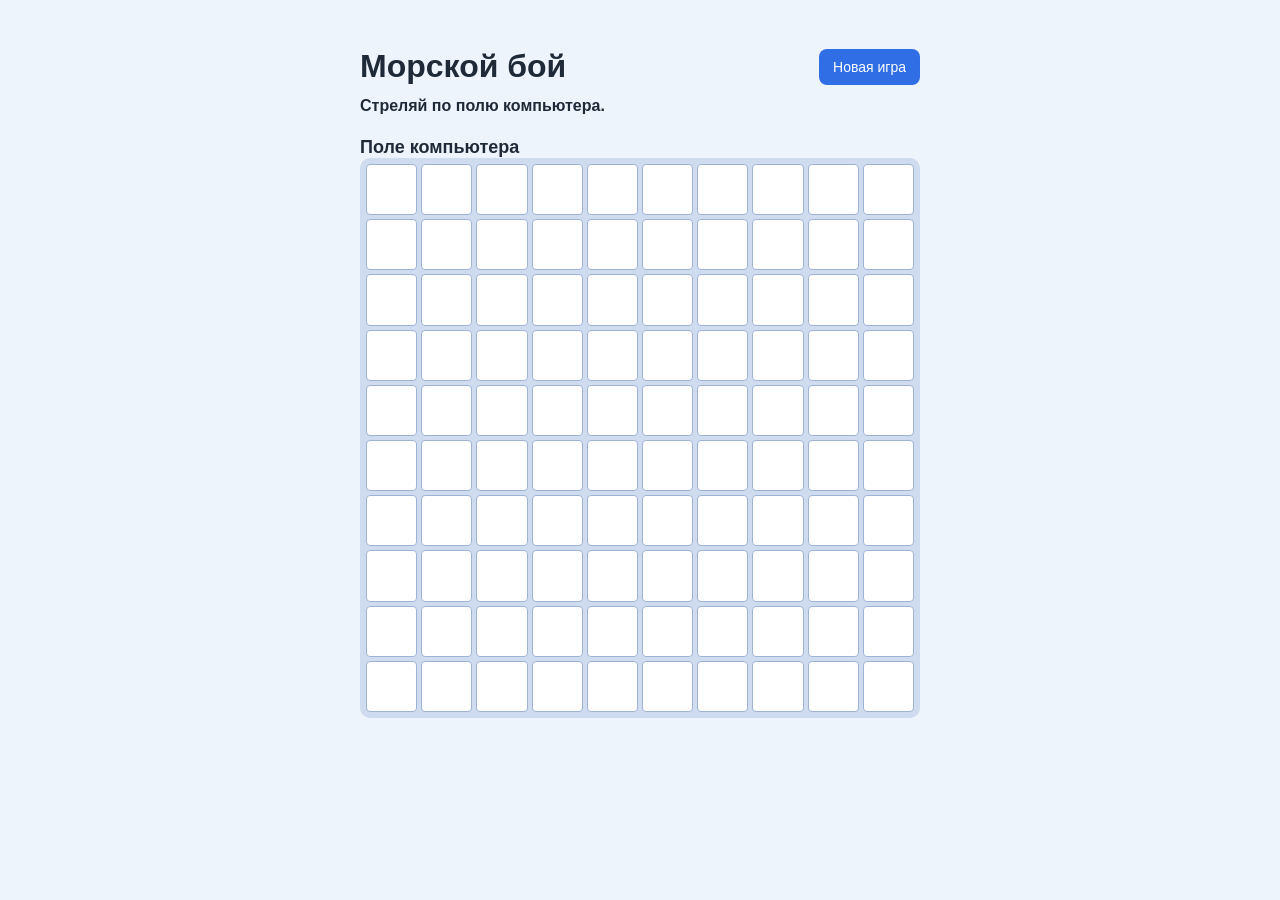
<file: battleship/index.html>
<!doctype html>
<html lang="ru">
  <head>
    <meta charset="UTF-8" />
    <meta name="viewport" content="width=device-width, initial-scale=1.0" />
    <title>Морской бой</title>
    <link rel="stylesheet" href="style.css" />
  </head>
  <body>
    <main class="app">
      <header class="topbar">
        <h1>Морской бой</h1>
        <button id="restartBtn" type="button">Новая игра</button>
      </header>

      <p id="status" class="status">Стреляй по полю компьютера.</p>

      <section>
        <h2>Поле компьютера</h2>
        <div id="enemyBoard" class="board" aria-label="Поле компьютера"></div>
      </section>
    </main>

    <script src="app.js"></script>
  </body>
</html>
</file>
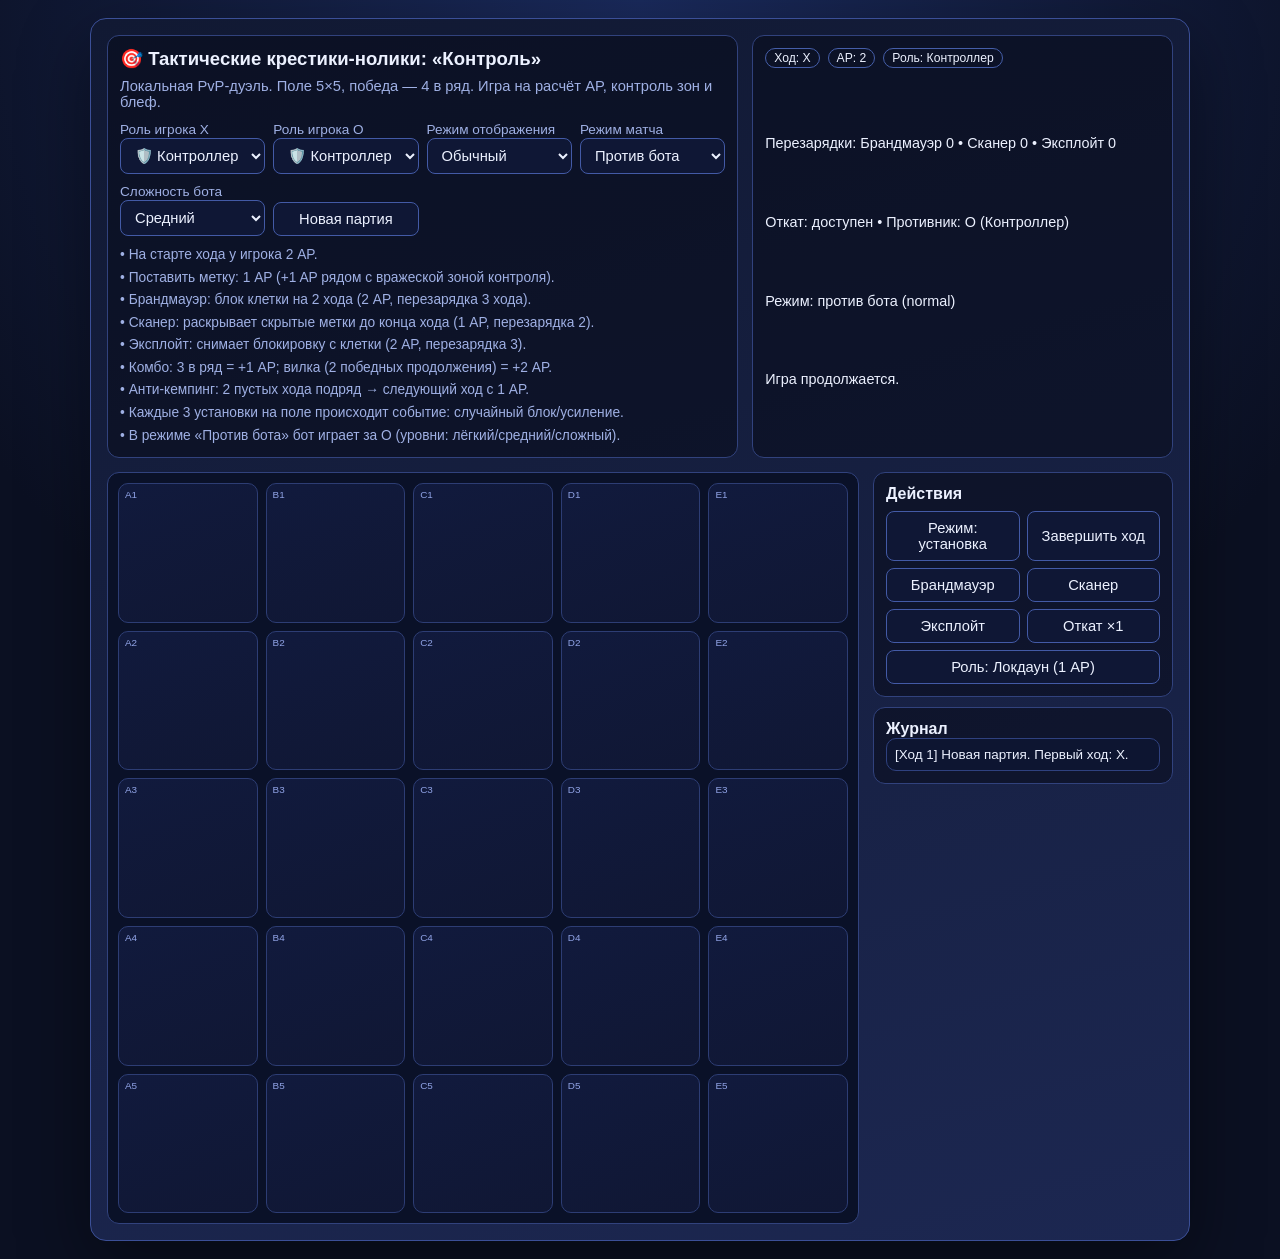
<file: tactical_control.html>
<!DOCTYPE html>
<html lang="ru">
<head>
  <meta charset="UTF-8" />
  <meta name="viewport" content="width=device-width, initial-scale=1.0" />
  <title>Тактические крестики-нолики: Контроль</title>
  <style>
    :root {
      --bg: #0b1022;
      --bg2: #131b3b;
      --card: #111933;
      --card2: #1c2751;
      --text: #ecf1ff;
      --muted: #9fb0e4;
      --line: #31427d;
      --x: #67c5ff;
      --o: #ff82ad;
      --ok: #31d0a2;
      --warn: #f5b13e;
      --danger: #ff6f7f;
      --zone: #2f2411;
      --block: #3b4458;
      --bonus: #103b2a;
    }

    * { box-sizing: border-box; }

    body {
      margin: 0;
      min-height: 100vh;
      background: radial-gradient(circle at top, #1a2a5c 0%, var(--bg) 56%);
      color: var(--text);
      font-family: Inter, Segoe UI, Roboto, sans-serif;
      padding: 18px;
      display: grid;
      place-items: center;
    }

    .app {
      width: min(1100px, 100%);
      background: linear-gradient(165deg, var(--card), var(--card2));
      border: 1px solid #3b4f97;
      border-radius: 16px;
      box-shadow: 0 24px 70px rgba(0, 0, 0, .42);
      padding: 16px;
      display: grid;
      gap: 14px;
    }

    .top {
      display: grid;
      grid-template-columns: 1.2fr .8fr;
      gap: 14px;
    }

    .panel {
      background: rgba(8, 12, 26, .56);
      border: 1px solid var(--line);
      border-radius: 12px;
      padding: 12px;
    }

    h1 {
      margin: 0 0 8px;
      font-size: 1.16rem;
    }

    .hint { color: var(--muted); font-size: .92rem; margin: 0; }

    .setup {
      margin-top: 10px;
      display: grid;
      grid-template-columns: repeat(4, minmax(120px, 1fr));
      gap: 8px;
      align-items: end;
    }

    label { font-size: .85rem; color: var(--muted); }

    select, button {
      width: 100%;
      border-radius: 8px;
      border: 1px solid #435aa6;
      background: #0f1735;
      color: var(--text);
      padding: 8px 10px;
      font-size: .92rem;
    }

    button { cursor: pointer; }
    button:hover:not(:disabled) { filter: brightness(1.08); }
    button:disabled { opacity: .5; cursor: not-allowed; }

    .rules {
      margin-top: 10px;
      font-size: .86rem;
      color: var(--muted);
      line-height: 1.35;
      display: grid;
      gap: 4px;
    }

    .main {
      display: grid;
      grid-template-columns: minmax(340px, 1fr) 300px;
      gap: 14px;
    }

    .board {
      background: #0a1128;
      border: 1px solid var(--line);
      border-radius: 12px;
      padding: 10px;
      display: grid;
      grid-template-columns: repeat(5, 1fr);
      gap: 8px;
    }

    .cell {
      aspect-ratio: 1;
      border: 1px solid #2d3d74;
      border-radius: 10px;
      background: linear-gradient(160deg, #111a3d, #101734);
      position: relative;
      display: grid;
      place-items: center;
      font-size: 1.7rem;
      font-weight: 700;
      transition: transform .12s ease;
    }

    .cell:hover { transform: translateY(-1px); }
    .cell.blocked { background: var(--block); border-color: #697187; }
    .cell.bonus { background: var(--bonus); box-shadow: inset 0 0 0 2px #1f8259; }
    .cell.zone { background: linear-gradient(160deg, #2d2513, var(--zone)); }
    .cell.threat { box-shadow: inset 0 0 0 2px var(--danger); }

    .coord {
      position: absolute;
      left: 6px;
      top: 5px;
      font-size: .62rem;
      color: #91a4e7;
      font-weight: 500;
    }

    .x { color: var(--x); }
    .o { color: var(--o); }

    .side { display: grid; gap: 10px; align-content: start; }

    .actions {
      margin-top: 8px;
      display: grid;
      grid-template-columns: 1fr 1fr;
      gap: 7px;
    }

    .state {
      display: grid;
      gap: 5px;
      font-size: .9rem;
    }

    .badge {
      display: inline-block;
      font-size: .76rem;
      border: 1px solid #455ea9;
      border-radius: 999px;
      padding: 2px 8px;
      margin-right: 4px;
      margin-bottom: 4px;
    }

    .log {
      max-height: 270px;
      overflow: auto;
      border: 1px solid #2f417f;
      border-radius: 10px;
      background: #0d1531;
      padding: 8px;
      display: grid;
      gap: 4px;
      font-size: .84rem;
    }

    @media (max-width: 960px) {
      .top, .main { grid-template-columns: 1fr; }
      .setup { grid-template-columns: 1fr 1fr; }
    }
  </style>
</head>
<body>
  <div class="app">
    <section class="top">
      <div class="panel">
        <h1>🎯 Тактические крестики-нолики: «Контроль»</h1>
        <p class="hint">Локальная PvP-дуэль. Поле 5×5, победа — 4 в ряд. Игра на расчёт AP, контроль зон и блеф.</p>

        <div class="setup">
          <div>
            <label for="roleX">Роль игрока X</label>
            <select id="roleX">
              <option value="controller">🛡️ Контроллер</option>
              <option value="aggressor">🧨 Агрессор</option>
              <option value="manipulator">🕵️ Манипулятор</option>
            </select>
          </div>
          <div>
            <label for="roleO">Роль игрока O</label>
            <select id="roleO">
              <option value="controller">🛡️ Контроллер</option>
              <option value="aggressor">🧨 Агрессор</option>
              <option value="manipulator">🕵️ Манипулятор</option>
            </select>
          </div>
          <div>
            <label for="mind">Режим отображения</label>
            <select id="mind">
              <option value="normal">Обычный</option>
              <option value="mind">🧠 Mind game</option>
            </select>
          </div>
          <div>
            <label for="gameMode">Режим матча</label>
            <select id="gameMode">
              <option value="pve">Против бота</option>
              <option value="pvp">Локальный PvP</option>
            </select>
          </div>
          <div>
            <label for="botLevel">Сложность бота</label>
            <select id="botLevel">
              <option value="easy">Лёгкий</option>
              <option value="normal" selected>Средний</option>
              <option value="hard">Сложный</option>
            </select>
          </div>
          <button id="restart">Новая партия</button>
        </div>

        <div class="rules">
          <div>• На старте хода у игрока 2 AP.</div>
          <div>• Поставить метку: 1 AP (+1 AP рядом с вражеской зоной контроля).</div>
          <div>• Брандмауэр: блок клетки на 2 хода (2 AP, перезарядка 3 хода).</div>
          <div>• Сканер: раскрывает скрытые метки до конца хода (1 AP, перезарядка 2).</div>
          <div>• Эксплойт: снимает блокировку с клетки (2 AP, перезарядка 3).</div>
          <div>• Комбо: 3 в ряд = +1 AP; вилка (2 победных продолжения) = +2 AP.</div>
          <div>• Анти-кемпинг: 2 пустых хода подряд → следующий ход с 1 AP.</div>
          <div>• Каждые 3 установки на поле происходит событие: случайный блок/усиление.</div>
          <div>• В режиме «Против бота» бот играет за O (уровни: лёгкий/средний/сложный).</div>
        </div>
      </div>

      <div class="panel state" id="status"></div>
    </section>

    <section class="main">
      <div class="board" id="board"></div>
      <aside class="side">
        <section class="panel">
          <strong>Действия</strong>
          <div class="actions">
            <button id="modePlace">Режим: установка</button>
            <button id="endTurn">Завершить ход</button>
            <button id="firewall">Брандмауэр</button>
            <button id="scan">Сканер</button>
            <button id="exploit">Эксплойт</button>
            <button id="rollback">Откат ×1</button>
            <button id="roleSkill" style="grid-column: span 2"></button>
          </div>
        </section>

        <section class="panel">
          <strong>Журнал</strong>
          <div class="log" id="log"></div>
        </section>
      </aside>
    </section>
  </div>

  <script>
    const SIZE = 5;
    const WIN_LEN = 4;
    const DIRS = [[1,0],[0,1],[1,1],[1,-1]];

    const ROLE_META = {
      controller: { name: 'Контроллер', button: 'Роль: Локдаун (1 AP)' },
      aggressor: { name: 'Агрессор', button: 'Роль: Штурм ×1' },
      manipulator: { name: 'Манипулятор', button: 'Роль: Тень ×1' }
    };

    const boardEl = document.getElementById('board');
    const statusEl = document.getElementById('status');
    const logEl = document.getElementById('log');

    const ui = {
      roleX: document.getElementById('roleX'),
      roleO: document.getElementById('roleO'),
      mind: document.getElementById('mind'),
      gameMode: document.getElementById('gameMode'),
      botLevel: document.getElementById('botLevel'),
      restart: document.getElementById('restart'),
      modePlace: document.getElementById('modePlace'),
      endTurn: document.getElementById('endTurn'),
      firewall: document.getElementById('firewall'),
      scan: document.getElementById('scan'),
      exploit: document.getElementById('exploit'),
      rollback: document.getElementById('rollback'),
      roleSkill: document.getElementById('roleSkill')
    };

    let G;

    function makeCell() {
      return { owner: null, hidden: false, blocked: 0, bonus: false };
    }

    function makePlayer(sym, role) {
      return {
        sym,
        role,
        ap: 2,
        placementsThisTurn: 0,
        passiveTurns: 0,
        cds: { firewall: 0, scan: 0, exploit: 0 },
        once: {
          rollback: true,
          assault: role === 'aggressor',
          shadow: role === 'manipulator'
        },
        comboUsedTurn: false
      };
    }

    function init() {
      G = {
        board: Array.from({ length: SIZE }, () => Array.from({ length: SIZE }, makeCell)),
        current: 'X',
        turn: 1,
        placementsTotal: 0,
        mode: 'place',
        gameOver: false,
        winner: null,
        revealFor: null,
        mindMode: ui.mind.value === 'mind',
        gameMode: ui.gameMode.value,
        botLevel: ui.botLevel.value,
        botSymbol: ui.gameMode.value === 'pve' ? 'O' : null,
        botBusy: false,
        threatCells: [],
        assaultRemaining: 0,
        startSnapshot: null,
        players: {
          X: makePlayer('X', ui.roleX.value),
          O: makePlayer('O', ui.roleO.value)
        }
      };

      logEl.innerHTML = '';
      buildBoard();
      setStartSnapshot();
      log('Новая партия. Первый ход: X.');
      updateThreats();
      render();
      maybeStartBotTurn();
    }

    function buildBoard() {
      boardEl.innerHTML = '';
      for (let r = 0; r < SIZE; r++) {
        for (let c = 0; c < SIZE; c++) {
          const b = document.createElement('button');
          b.className = 'cell';
          b.dataset.r = r;
          b.dataset.c = c;
          b.addEventListener('click', onCellClick);
          boardEl.appendChild(b);
        }
      }
    }

    function current() { return G.players[G.current]; }
    function enemySym(sym) { return sym === 'X' ? 'O' : 'X'; }
    function opponent() { return G.players[enemySym(G.current)]; }
    function inside(r, c) { return r >= 0 && c >= 0 && r < SIZE && c < SIZE; }
    function coord(r, c) { return `${String.fromCharCode(65 + c)}${r + 1}`; }

    function onCellClick(e) {
      if (G.gameOver || isBotTurn()) return;
      const r = Number(e.currentTarget.dataset.r);
      const c = Number(e.currentTarget.dataset.c);

      if (G.mode === 'place') place(r, c, false, false);
      else if (G.mode === 'shadow') place(r, c, true, false);
      else if (G.mode === 'assault') place(r, c, false, true);
      else if (G.mode === 'firewall') castFirewall(r, c);
      else if (G.mode === 'exploit') castExploit(r, c);
      else if (G.mode === 'lock') castLock(r, c);

      render();
      maybeStartBotTurn();
    }

    function place(r, c, hidden, fromAssault) {
      const p = current();
      const cell = G.board[r][c];
      if (cell.owner || cell.blocked > 0) return false;

      const tax = fromAssault ? 0 : zoneTax(r, c, p.sym);
      const cost = fromAssault ? 0 : (1 + tax);
      if (p.ap < cost) return false;

      p.ap -= cost;
      p.placementsThisTurn += 1;
      cell.owner = p.sym;
      cell.hidden = hidden;
      G.placementsTotal += 1;

      if (cell.bonus) {
        cell.bonus = false;
        p.ap += 1;
        log(`${p.sym} захватил усиленную клетку ${coord(r, c)} (+1 AP).`);
      }

      applyComboBonus(p.sym);

      if (checkWin(p.sym)) {
        G.gameOver = true;
        G.winner = p.sym;
        log(`🏁 Победа игрока ${p.sym}.`);
      } else if (isBoardFull()) {
        G.gameOver = true;
        G.winner = 'draw';
        log('Ничья: свободных клеток не осталось.');
      }

      if (!G.gameOver && G.placementsTotal % 3 === 0) triggerEvent();

      if (G.mode === 'shadow') {
        p.once.shadow = false;
        G.mode = 'place';
        log(`${p.sym} применил «Тень»: метка скрыта.`);
      }

      if (G.mode === 'assault') {
        G.assaultRemaining -= 1;
        if (G.assaultRemaining <= 0 || G.gameOver) {
          G.mode = 'place';
          p.once.assault = false;
          log(`${p.sym} завершил «Штурм».`);
        }
      }

      updateThreats();
      return true;
    }

    function zoneTax(r, c, mySym) {
      const enemy = enemySym(mySym);
      const pairs = adjacentPairs(enemy);
      for (const [a, b] of pairs) {
        if (isNearPair(r, c, a, b)) return 1;
      }
      return 0;
    }

    function adjacentPairs(sym) {
      const pairs = [];
      for (let r = 0; r < SIZE; r++) {
        for (let c = 0; c < SIZE; c++) {
          if (G.board[r][c].owner !== sym) continue;
          if (c + 1 < SIZE && G.board[r][c + 1].owner === sym) pairs.push([[r,c], [r,c+1]]);
          if (r + 1 < SIZE && G.board[r + 1][c].owner === sym) pairs.push([[r,c], [r+1,c]]);
        }
      }
      return pairs;
    }

    function isNearPair(r, c, a, b) {
      const [r1, c1] = a;
      const [r2, c2] = b;
      return Math.max(Math.abs(r - r1), Math.abs(c - c1)) <= 1 || Math.max(Math.abs(r - r2), Math.abs(c - c2)) <= 1;
    }

    function castFirewall(r, c) {
      const p = current();
      const cell = G.board[r][c];
      if (p.ap < 2 || p.cds.firewall > 0 || cell.owner) return false;
      p.ap -= 2;
      p.cds.firewall = 3;
      cell.blocked = Math.max(cell.blocked, 2);
      G.mode = 'place';
      log(`${p.sym} ставит «Брандмауэр» на ${coord(r, c)}.`);
      return true;
    }

    function castExploit(r, c) {
      const p = current();
      const cell = G.board[r][c];
      if (p.ap < 2 || p.cds.exploit > 0 || cell.blocked <= 0) return false;
      p.ap -= 2;
      p.cds.exploit = 3;
      cell.blocked = 0;
      G.mode = 'place';
      log(`${p.sym} применил «Эксплойт» и снял блок с ${coord(r, c)}.`);
      return true;
    }

    function castLock(r, c) {
      const p = current();
      const cell = G.board[r][c];
      if (p.role !== 'controller' || p.ap < 1 || cell.owner || cell.blocked > 0) return false;
      p.ap -= 1;
      cell.blocked = 1;
      G.mode = 'place';
      log(`${p.sym} применил «Локдаун» на ${coord(r, c)}.`);
      return true;
    }

    function scan() {
      const p = current();
      if (p.ap < 1 || p.cds.scan > 0) return;
      p.ap -= 1;
      p.cds.scan = 2;
      G.revealFor = p.sym;
      log(`${p.sym} активировал «Сканер»: скрытые метки видны до конца хода.`);
      render();
    }

    function applyComboBonus(sym) {
      const p = G.players[sym];
      if (p.comboUsedTurn) return;

      let bonus = 0;
      if (hasRow(sym, 3)) bonus += 1;
      if (countWinningMoves(sym) >= 2) bonus += 2;
      bonus = Math.min(2, bonus);

      if (bonus > 0) {
        p.ap += bonus;
        p.comboUsedTurn = true;
        log(`${sym} получает комбо-бонус +${bonus} AP.`);
      }
    }

    function hasRow(sym, need) {
      for (let r = 0; r < SIZE; r++) {
        for (let c = 0; c < SIZE; c++) {
          for (const [dr, dc] of DIRS) {
            let cnt = 0;
            for (let k = 0; k < need; k++) {
              const rr = r + dr * k;
              const cc = c + dc * k;
              if (!inside(rr, cc) || G.board[rr][cc].owner !== sym) break;
              cnt += 1;
            }
            if (cnt === need) return true;
          }
        }
      }
      return false;
    }

    function countWinningMoves(sym) {
      let n = 0;
      for (let r = 0; r < SIZE; r++) {
        for (let c = 0; c < SIZE; c++) {
          const cell = G.board[r][c];
          if (cell.owner || cell.blocked > 0) continue;
          cell.owner = sym;
          if (checkWin(sym)) n += 1;
          cell.owner = null;
        }
      }
      return n;
    }

    function triggerEvent() {
      const candidates = [];
      for (let r = 0; r < SIZE; r++) {
        for (let c = 0; c < SIZE; c++) {
          const cell = G.board[r][c];
          if (!cell.owner && cell.blocked === 0 && !cell.bonus) candidates.push([r, c]);
        }
      }
      if (!candidates.length) return;

      const [r, c] = candidates[Math.floor(Math.random() * candidates.length)];
      if (Math.random() < 0.5) {
        G.board[r][c].blocked = 1;
        log(`🌪️ Событие: клетка ${coord(r, c)} временно заблокирована.`);
      } else {
        G.board[r][c].bonus = true;
        log(`⚡ Событие: клетка ${coord(r, c)} усилена (+1 AP при установке).`);
      }
    }

    function checkWin(sym) {
      for (let r = 0; r < SIZE; r++) {
        for (let c = 0; c < SIZE; c++) {
          for (const [dr, dc] of DIRS) {
            let cnt = 0;
            for (let k = 0; k < WIN_LEN; k++) {
              const rr = r + dr * k;
              const cc = c + dc * k;
              if (!inside(rr, cc) || G.board[rr][cc].owner !== sym) break;
              cnt += 1;
            }
            if (cnt === WIN_LEN) return true;
          }
        }
      }
      return false;
    }

    function detectThreatCells(sym) {
      const out = [];
      for (let r = 0; r < SIZE; r++) {
        for (let c = 0; c < SIZE; c++) {
          const cell = G.board[r][c];
          if (cell.owner || cell.blocked > 0) continue;
          cell.owner = sym;
          if (countNearWins(sym) > 0) out.push([r, c]);
          cell.owner = null;
        }
      }
      return out;
    }

    function countNearWins(sym) {
      let lines = 0;
      for (let r = 0; r < SIZE; r++) {
        for (let c = 0; c < SIZE; c++) {
          for (const [dr, dc] of DIRS) {
            let mine = 0;
            let free = 0;
            for (let k = 0; k < WIN_LEN; k++) {
              const rr = r + dr * k;
              const cc = c + dc * k;
              if (!inside(rr, cc)) {
                mine = -99;
                break;
              }
              const own = G.board[rr][cc].owner;
              if (own === sym) mine += 1;
              else if (!own) free += 1;
            }
            if (mine === WIN_LEN - 1 && free === 1) lines += 1;
          }
        }
      }
      return lines;
    }

    function isBoardFull() {
      for (let r = 0; r < SIZE; r++) {
        for (let c = 0; c < SIZE; c++) {
          if (!G.board[r][c].owner) return false;
        }
      }
      return true;
    }

    function setStartSnapshot() {
      G.startSnapshot = {
        player: G.current,
        board: JSON.parse(JSON.stringify(G.board)),
        players: JSON.parse(JSON.stringify(G.players)),
        placementsTotal: G.placementsTotal,
        threatCells: JSON.parse(JSON.stringify(G.threatCells))
      };
    }

    function rollback() {
      const p = current();
      if (!p.once.rollback || !G.startSnapshot || G.startSnapshot.player !== p.sym) return;

      G.board = JSON.parse(JSON.stringify(G.startSnapshot.board));
      G.players = JSON.parse(JSON.stringify(G.startSnapshot.players));
      G.placementsTotal = G.startSnapshot.placementsTotal;
      G.threatCells = JSON.parse(JSON.stringify(G.startSnapshot.threatCells));
      G.mode = 'place';
      G.revealFor = null;
      G.assaultRemaining = 0;
      G.gameOver = false;
      G.winner = null;

      G.players[p.sym].once.rollback = false;
      log(`${p.sym} использовал «Откат» и вернул состояние к началу своего хода.`);
      render();
    }

    function endTurn() {
      if (G.gameOver || G.botBusy) return;
      const p = current();

      if (p.placementsThisTurn === 0) p.passiveTurns += 1;
      else p.passiveTurns = 0;

      p.placementsThisTurn = 0;
      p.comboUsedTurn = false;
      G.revealFor = null;
      G.mode = 'place';
      G.assaultRemaining = 0;

      for (let r = 0; r < SIZE; r++) {
        for (let c = 0; c < SIZE; c++) {
          if (G.board[r][c].blocked > 0) G.board[r][c].blocked -= 1;
        }
      }

      G.current = enemySym(G.current);
      G.turn += 1;

      const next = current();
      Object.keys(next.cds).forEach(k => next.cds[k] = Math.max(0, next.cds[k] - 1));
      next.ap = next.passiveTurns >= 2 ? 1 : 2;
      if (next.passiveTurns >= 2) {
        log(`⛓️ Анти-кемпинг: ${next.sym} начинает ход с 1 AP.`);
      }

      updateThreats();
      setStartSnapshot();
      render();
      maybeStartBotTurn();
    }

    function isBotTurn() {
      return G.gameMode === 'pve' && G.current === G.botSymbol;
    }

    function maybeStartBotTurn() {
      if (!isBotTurn() || G.gameOver || G.botBusy) return;
      G.botBusy = true;
      setTimeout(runBotTurn, 420);
    }

    function runBotTurn() {
      if (!isBotTurn() || G.gameOver) {
        G.botBusy = false;
        return;
      }

      const stepsLimit = 6;
      let steps = 0;
      while (!G.gameOver && isBotTurn() && current().ap > 0 && steps < stepsLimit) {
        if (!botTakeAction()) break;
        steps += 1;
      }

      G.botBusy = false;
      if (!G.gameOver && isBotTurn()) {
        endTurn();
      } else {
        render();
      }
    }

    function botTakeAction() {
      const level = G.botLevel;
      const bot = current();
      const human = opponent();

      if (level !== 'easy') {
        const win = pickWinningMove(bot.sym);
        if (win) return place(win.r, win.c, false, false);

        const block = pickWinningMove(human.sym);
        if (block) {
          if (bot.role === 'controller' && bot.ap >= 1) {
            if (castLock(block.r, block.c)) return true;
          }
          return place(block.r, block.c, false, false);
        }
      }

      if (level === 'hard') {
        if (bot.cds.firewall === 0 && bot.ap >= 2) {
          const danger = pickWinningMove(human.sym);
          if (danger && !G.board[danger.r][danger.c].owner) {
            G.mode = 'firewall';
            if (castFirewall(danger.r, danger.c)) return true;
          }
        }
        if (bot.role === 'aggressor' && bot.once.assault && bot.ap >= 1 && countEmptyCells() >= 3) {
          bot.ap -= 1;
          bot.once.assault = false;
          G.mode = 'place';
          for (let i = 0; i < 2; i++) {
            const best = pickBestCell(bot.sym, level);
            if (!best) break;
            place(best.r, best.c, false, true);
          }
          return true;
        }
      }

      if (bot.role === 'manipulator' && bot.once.shadow && bot.ap >= 1 && level !== 'easy') {
        const best = pickBestCell(bot.sym, level);
        if (best) return place(best.r, best.c, true, false);
      }

      if (bot.cds.exploit === 0 && bot.ap >= 2) {
        const target = pickBlockedPriorityCell(bot.sym);
        if (target) {
          G.mode = 'exploit';
          if (castExploit(target.r, target.c)) return true;
        }
      }

      const chosen = pickBestCell(bot.sym, level);
      if (!chosen) return false;
      return place(chosen.r, chosen.c, false, false);
    }

    function pickWinningMove(sym) {
      for (let r = 0; r < SIZE; r++) {
        for (let c = 0; c < SIZE; c++) {
          const cell = G.board[r][c];
          if (cell.owner || cell.blocked > 0) continue;
          cell.owner = sym;
          const win = checkWin(sym);
          cell.owner = null;
          if (win) return { r, c };
        }
      }
      return null;
    }

    function pickBlockedPriorityCell(sym) {
      let best = null;
      let bestScore = -Infinity;
      for (let r = 0; r < SIZE; r++) {
        for (let c = 0; c < SIZE; c++) {
          const cell = G.board[r][c];
          if (cell.blocked <= 0 || cell.owner) continue;
          const s = evaluateCell(sym, r, c, true);
          if (s > bestScore) {
            best = { r, c };
            bestScore = s;
          }
        }
      }
      return best;
    }

    function pickBestCell(sym, level) {
      const options = [];
      for (let r = 0; r < SIZE; r++) {
        for (let c = 0; c < SIZE; c++) {
          const cell = G.board[r][c];
          if (cell.owner || cell.blocked > 0) continue;
          options.push({ r, c, score: evaluateCell(sym, r, c, false) });
        }
      }
      if (!options.length) return null;

      if (level === 'easy') {
        return options[Math.floor(Math.random() * options.length)];
      }

      options.sort((a, b) => b.score - a.score);
      if (level === 'normal') {
        const top = options.slice(0, Math.min(4, options.length));
        return top[Math.floor(Math.random() * top.length)];
      }
      return options[0];
    }

    function evaluateCell(sym, r, c, ignoreBlocked) {
      const cell = G.board[r][c];
      if (!ignoreBlocked && (cell.owner || cell.blocked > 0)) return -9999;

      const enemy = enemySym(sym);
      let score = 0;

      G.board[r][c].owner = sym;
      if (checkWin(sym)) score += 1000;
      score += linePotential(sym, r, c) * 9;
      G.board[r][c].owner = null;

      G.board[r][c].owner = enemy;
      if (checkWin(enemy)) score += 250;
      score += linePotential(enemy, r, c) * 6;
      G.board[r][c].owner = null;

      score -= zoneTax(r, c, sym) * 3;
      score += (2 - Math.abs(2 - r)) + (2 - Math.abs(2 - c));
      if (cell.bonus) score += 6;

      return score;
    }

    function linePotential(sym, r, c) {
      let points = 0;
      for (const [dr, dc] of DIRS) {
        let mine = 0;
        let blocked = 0;
        for (let k = -3; k <= 3; k++) {
          const rr = r + dr * k;
          const cc = c + dc * k;
          if (!inside(rr, cc)) continue;
          const owner = G.board[rr][cc].owner;
          if (owner === sym) mine += 1;
          if (owner && owner !== sym) blocked += 1;
        }
        points += Math.max(0, mine - blocked);
      }
      return points;
    }

    function countEmptyCells() {
      let n = 0;
      for (let r = 0; r < SIZE; r++) {
        for (let c = 0; c < SIZE; c++) {
          if (!G.board[r][c].owner) n += 1;
        }
      }
      return n;
    }

    function updateThreats() {
      const p = current();
      G.threatCells = p.role === 'controller' ? detectThreatCells(p.sym) : [];
    }

    function log(text) {
      const row = document.createElement('div');
      row.textContent = `[Ход ${G?.turn ?? 0}] ${text}`;
      logEl.prepend(row);
    }

    function render() {
      renderBoard();
      renderStatus();
      renderButtons();
    }

    function renderBoard() {
      const p = current();
      const threat = new Set(G.threatCells.map(([r, c]) => `${r},${c}`));
      const zones = new Set();
      adjacentPairs(opponent().sym).forEach(([a, b]) => {
        for (let r = 0; r < SIZE; r++) {
          for (let c = 0; c < SIZE; c++) {
            if (isNearPair(r, c, a, b)) zones.add(`${r},${c}`);
          }
        }
      });

      [...boardEl.children].forEach(el => {
        const r = Number(el.dataset.r);
        const c = Number(el.dataset.c);
        const cell = G.board[r][c];

        el.className = 'cell';
        if (cell.blocked > 0) el.classList.add('blocked');
        if (cell.bonus) el.classList.add('bonus');
        if (zones.has(`${r},${c}`)) el.classList.add('zone');
        if (threat.has(`${r},${c}`) && p.role === 'controller') el.classList.add('threat');

        el.innerHTML = `<span class="coord">${coord(r, c)}</span>`;
        if (!cell.owner) return;

        const own = cell.owner === p.sym;
        const revealed = !cell.hidden || own || G.revealFor === p.sym || G.mindMode;
        const span = document.createElement('span');

        if (G.mindMode) {
          span.textContent = own ? '●' : '◌';
          span.style.color = own ? 'var(--ok)' : 'var(--danger)';
        } else {
          span.textContent = revealed ? cell.owner : '◼';
          span.className = cell.owner === 'X' ? 'x' : 'o';
        }
        el.appendChild(span);
      });
    }

    function renderStatus() {
      const p = current();
      const o = opponent();
      statusEl.innerHTML = `
        <div>
          <span class="badge">Ход: ${G.current}</span>
          <span class="badge">AP: ${p.ap}</span>
          <span class="badge">Роль: ${ROLE_META[p.role].name}</span>
        </div>
        <div>Перезарядки: Брандмауэр ${p.cds.firewall} • Сканер ${p.cds.scan} • Эксплойт ${p.cds.exploit}</div>
        <div>Откат: ${p.once.rollback ? 'доступен' : 'использован'} • Противник: ${o.sym} (${ROLE_META[o.role].name})</div>
        <div>Режим: ${G.gameMode === 'pve' ? `против бота (${G.botLevel})` : 'локальный PvP'}</div>
        <div>${G.gameOver ? (G.winner === 'draw' ? 'Партия завершена: ничья.' : `Партия завершена: победил ${G.winner}.`) : 'Игра продолжается.'}</div>
      `;
      ui.roleSkill.textContent = ROLE_META[p.role].button;
    }

    function renderButtons() {
      const p = current();
      const lock = G.gameOver;

      ui.modePlace.disabled = lock;
      ui.endTurn.disabled = lock;
      ui.firewall.disabled = lock || p.ap < 2 || p.cds.firewall > 0;
      ui.scan.disabled = lock || p.ap < 1 || p.cds.scan > 0;
      ui.exploit.disabled = lock || p.ap < 2 || p.cds.exploit > 0;
      ui.rollback.disabled = lock || !p.once.rollback;

      if (p.role === 'controller') ui.roleSkill.disabled = lock || p.ap < 1;
      if (p.role === 'aggressor') ui.roleSkill.disabled = lock || !p.once.assault || p.ap < 1;
      if (p.role === 'manipulator') ui.roleSkill.disabled = lock || !p.once.shadow || p.ap < 1;
      if (isBotTurn()) {
        ui.modePlace.disabled = true;
        ui.endTurn.disabled = true;
        ui.firewall.disabled = true;
        ui.scan.disabled = true;
        ui.exploit.disabled = true;
        ui.rollback.disabled = true;
        ui.roleSkill.disabled = true;
      }
    }

    ui.restart.addEventListener('click', init);
    ui.modePlace.addEventListener('click', () => { G.mode = 'place'; log(`${current().sym}: режим установки.`); render(); });
    ui.endTurn.addEventListener('click', endTurn);
    ui.scan.addEventListener('click', scan);

    ui.firewall.addEventListener('click', () => {
      if (G.gameOver) return;
      G.mode = 'firewall';
      log(`${current().sym}: выберите клетку для «Брандмауэра».`);
      render();
    });

    ui.exploit.addEventListener('click', () => {
      if (G.gameOver) return;
      G.mode = 'exploit';
      log(`${current().sym}: выберите заблокированную клетку для «Эксплойта».`);
      render();
    });

    ui.rollback.addEventListener('click', rollback);

    ui.roleSkill.addEventListener('click', () => {
      const p = current();
      if (p.role === 'controller') {
        G.mode = 'lock';
        log(`${p.sym}: выберите клетку для «Локдауна».`);
      } else if (p.role === 'aggressor') {
        if (p.ap < 1 || !p.once.assault) return;
        p.ap -= 1;
        G.mode = 'assault';
        G.assaultRemaining = 2;
        log(`${p.sym} активировал «Штурм»: поставьте две метки без затрат AP.`);
      } else if (p.role === 'manipulator') {
        if (!p.once.shadow) return;
        G.mode = 'shadow';
        log(`${p.sym}: поставьте скрытую метку («Тень»).`);
      }
      render();
    });

    init();
  </script>
</body>
</html>
</file>
<file: battleship/style.css>
:root {
  color-scheme: light;
  font-family: -apple-system, BlinkMacSystemFont, "Segoe UI", Roboto, sans-serif;
}

body {
  margin: 0;
  background: #eef4fb;
  color: #1f2a38;
}

.app {
  max-width: 560px;
  margin: 32px auto;
  padding: 16px;
}

.topbar {
  display: flex;
  justify-content: space-between;
  align-items: center;
  gap: 12px;
}

h1,
h2 {
  margin: 0;
}

h2 {
  font-size: 18px;
  margin-top: 12px;
}

button {
  border: none;
  border-radius: 8px;
  padding: 10px 14px;
  background: #2f6ee5;
  color: #fff;
  cursor: pointer;
  font-size: 14px;
}

button:hover {
  background: #245ac0;
}

.status {
  margin: 12px 0 16px;
  min-height: 24px;
  font-weight: 600;
}

.board {
  display: grid;
  grid-template-columns: repeat(10, 1fr);
  gap: 4px;
  background: #cfdcf0;
  padding: 6px;
  border-radius: 10px;
}

.cell {
  aspect-ratio: 1;
  border-radius: 4px;
  border: 1px solid #9eb3d4;
  background: #ffffff;
  cursor: pointer;
}

.cell:hover {
  background: #eaf2ff;
}

.cell.miss {
  background: #dbe7f8;
}

.cell.miss::after {
  content: "•";
  color: #5476aa;
  font-size: 18px;
}

.cell.hit {
  background: #ffe0e0;
}

.cell.hit::after {
  content: "✕";
  color: #be2a2a;
  font-weight: 700;
}

.cell.disabled {
  cursor: default;
  pointer-events: none;
}
</file>
